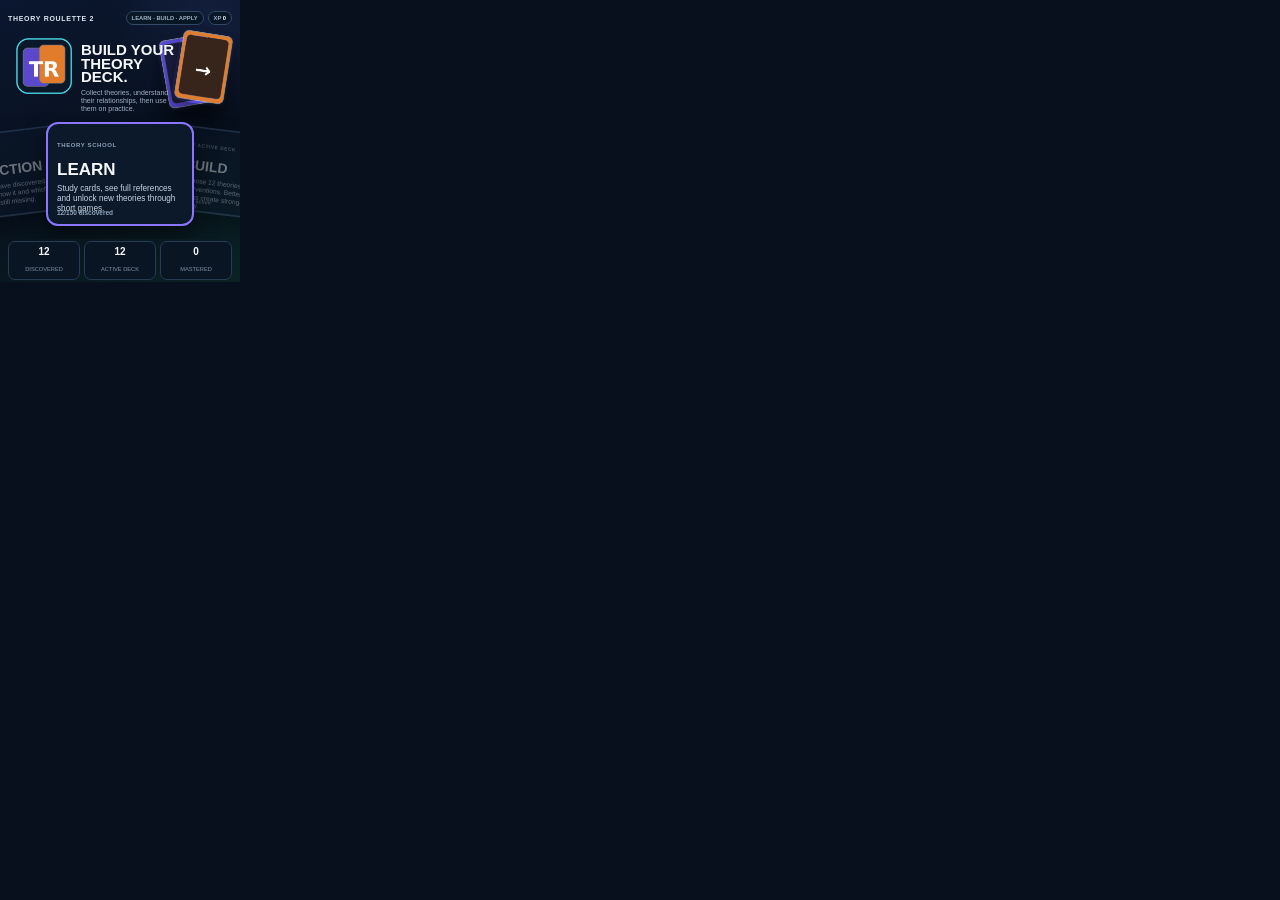
<file: index.html>
<!doctype html>
<html lang="en-GB">
<head>
  <meta charset="utf-8">
  <meta name="viewport" content="width=240, initial-scale=1, maximum-scale=1, user-scalable=no, viewport-fit=cover">
  <meta name="theme-color" content="#07101c">
  <meta name="description" content="Theory Roulette v2 for rabbit r1 — learn, collect, connect and apply theory in health and social care.">
  <title>Theory Roulette v2</title>
  <style>
    html,body{margin:0;width:240px;height:282px;overflow:hidden;background:#07101c;color:#fff;font-family:Arial,Helvetica,sans-serif}
    #app{width:240px;height:282px;background:#07101c}
    .boot{height:282px;display:flex;align-items:center;justify-content:center;flex-direction:column;gap:7px;background:linear-gradient(155deg,#151b43,#07101c 58%,#0b2928)}
    .boot-card{width:66px;height:86px;border:2px solid #a78bfa;border-radius:12px;background:linear-gradient(145deg,#5948c5,#24245a);display:grid;place-items:center;font-size:23px;font-weight:900;transform:rotate(-6deg);box-shadow:17px 8px 0 -2px #a95c22,17px 8px 0 0 #ff9f43}
    .boot b{font-size:14px;letter-spacing:.08em}.boot span{font-size:8px;color:#aebbc9}
  </style>
  <link rel="stylesheet" href="./r1.css">
</head>
<body>
<main id="app" aria-live="polite">
  <section class="boot"><div class="boot-card">TR</div><b>THEORY ROULETTE 2</b><span>Learn · Build · Apply</span></section>
</main>
<script src="./r1-bridge.js"></script>
<script type="module" src="./r1-app.js"></script>
</body>
</html>
</file>
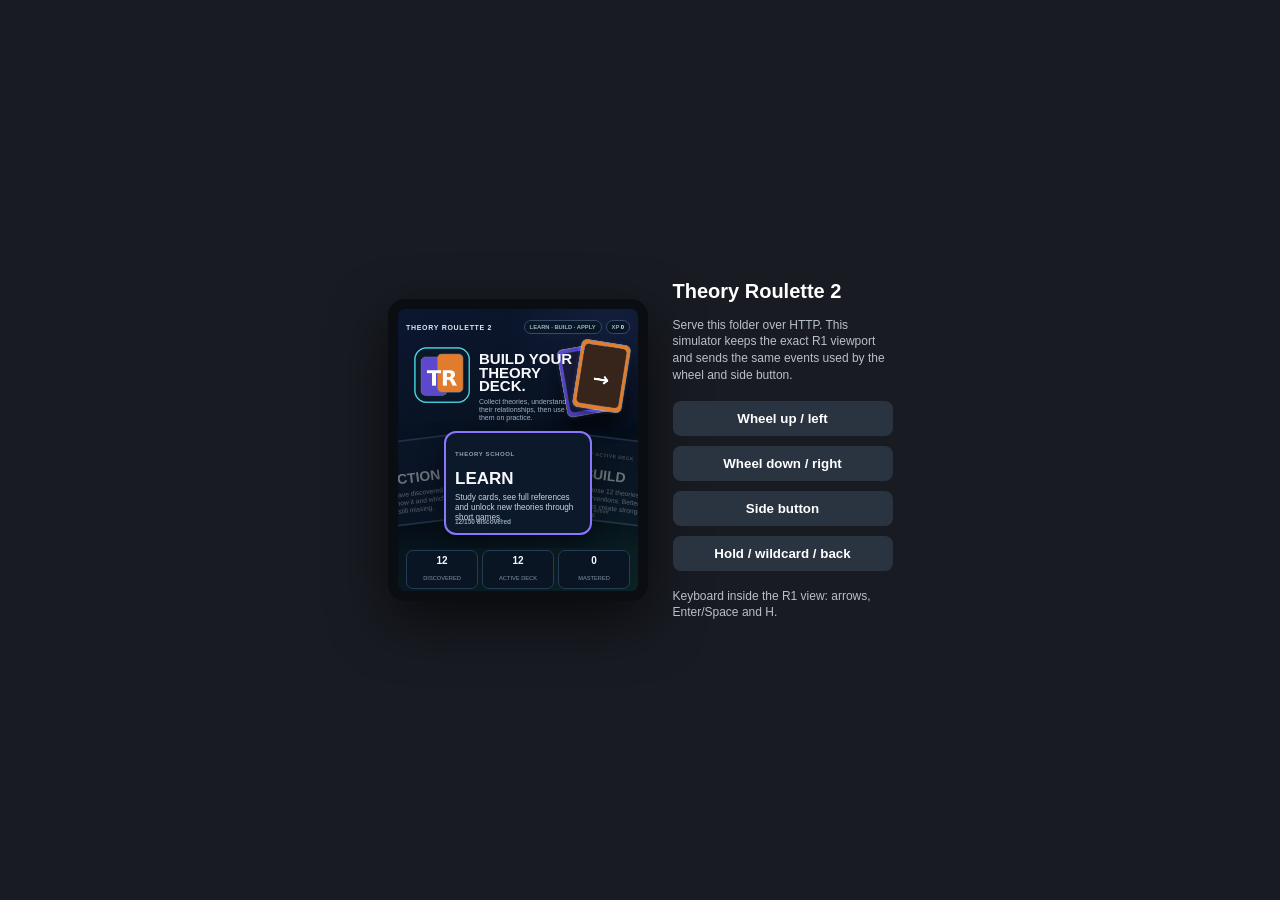
<file: dev.html>
<!doctype html>
<html lang="en-GB">
<head>
<meta charset="utf-8"><title>Theory Roulette 2 — R1 simulator</title>
<style>
body{margin:0;background:#181b22;color:#fff;font-family:Arial;display:flex;min-height:100vh;align-items:center;justify-content:center;gap:25px}
iframe{width:240px;height:282px;border:10px solid #0a0d12;border-radius:17px;background:#07101c;box-shadow:0 20px 55px #0009}
.controls{width:220px}.controls h1{font-size:20px}.controls p{font-size:12px;line-height:1.4;color:#b8c0ca}
button{width:100%;margin:5px 0;padding:10px;border:0;border-radius:8px;background:#2a3340;color:white;font-weight:700;cursor:pointer}
</style>
</head>
<body>
<iframe id="r1" src="./index.html"></iframe>
<div class="controls"><h1>Theory Roulette 2</h1>
<p>Serve this folder over HTTP. This simulator keeps the exact R1 viewport and sends the same events used by the wheel and side button.</p>
<button onclick="emit('scrollUp')">Wheel up / left</button>
<button onclick="emit('scrollDown')">Wheel down / right</button>
<button onclick="emit('sideClick')">Side button</button>
<button onclick="emit('longPressStart')">Hold / wildcard / back</button>
<p>Keyboard inside the R1 view: arrows, Enter/Space and H.</p></div>
<script>
function emit(name){document.getElementById('r1').contentWindow.dispatchEvent(new Event(name))}
</script>
</body></html>
</file>
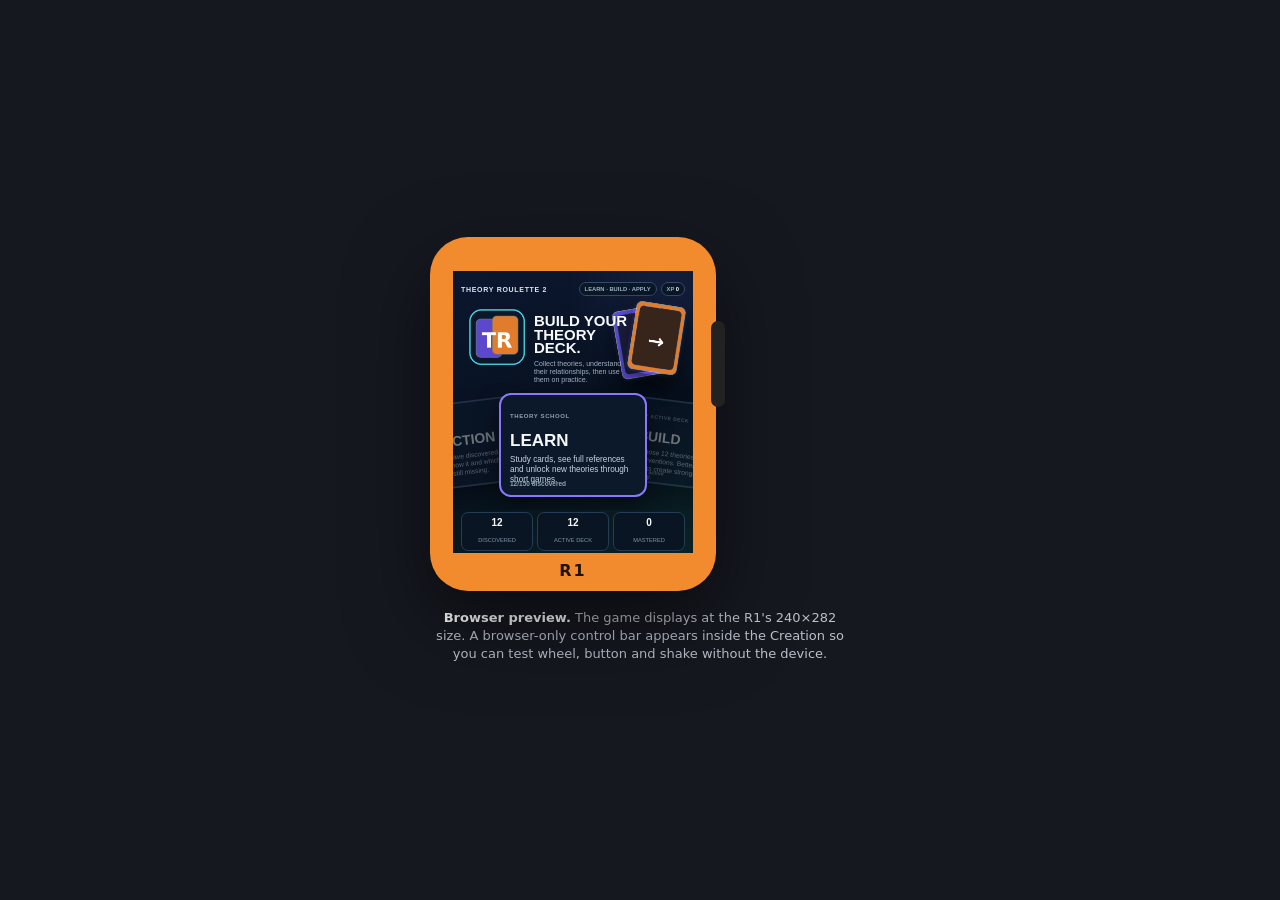
<file: preview.html>
<!doctype html>
<html lang="en-GB">
<head>
<meta charset="utf-8"><meta name="viewport" content="width=device-width,initial-scale=1">
<title>Theory Roulette — R1 Preview</title>
<style>
*{box-sizing:border-box}body{margin:0;min-height:100vh;display:grid;place-items:center;background:#161820;color:#fff;font-family:system-ui,sans-serif}.wrap{text-align:center}.device{width:286px;height:354px;padding:34px 23px 38px;border-radius:38px;background:#f28b2d;box-shadow:0 30px 80px #0008;position:relative}.device:before{content:"";position:absolute;right:-9px;top:84px;width:14px;height:86px;border-radius:8px;background:#222}.device:after{content:"R1";position:absolute;bottom:11px;left:0;right:0;font-weight:900;color:#20130b;letter-spacing:2px}iframe{border:0;width:240px;height:282px;display:block;background:#090a0f}.note{font-size:13px;color:#bac0cb;max-width:420px;margin:18px auto 0;line-height:1.4}.note b{color:white}
</style>
</head>
<body><div class="wrap"><div class="device"><iframe src="index.html" title="Theory Roulette R1 preview"></iframe></div><p class="note"><b>Browser preview.</b> The game displays at the R1's 240×282 size. A browser-only control bar appears inside the Creation so you can test wheel, button and shake without the device.</p></div></body>
</html>
</file>
<file: r1.css>
*{box-sizing:border-box}
html,body{margin:0;width:240px;height:282px;overflow:hidden;background:#07101c;color:#f6f8fb;font-family:Arial,Helvetica,sans-serif}
body{touch-action:none}
#app,.screen{width:240px;height:282px}
.screen{padding:8px;display:flex;flex-direction:column;overflow:hidden;background:
radial-gradient(circle at 88% 8%,#29346955,transparent 30%),
linear-gradient(160deg,#0b1730,#07101c 58%,#0a2224)}
.top{height:20px;display:flex;align-items:center;gap:4px;flex:0 0 auto}
.brand{font:900 7px Arial;letter-spacing:.1em;color:#dce5f0}
.grow{flex:1}
.badge{border:1px solid #344a66;background:#0a1727;border-radius:999px;padding:3px 5px;font:800 5.8px Arial;color:#9fb0c4;white-space:nowrap}
.badge b{color:#fff}
.hint{margin-top:auto;text-align:center;color:#8fa0b5;font:700 6.7px/1.15 Arial;padding-top:4px;flex:0 0 auto}
.hint b{color:#fff}
.kicker{font:900 6.4px Arial;letter-spacing:.12em;color:#8fa0b5;text-transform:uppercase}
h1,h2,h3,p{margin-top:0}
.title{font-size:19px;line-height:.95;margin:4px 0 4px;font-weight:900;letter-spacing:-.035em}
.sub{font-size:8.7px;line-height:1.24;color:#aebccc;margin:0}
.panel{border:1px solid #304660;border-radius:10px;background:#0b1829;padding:8px}
.purple{border-color:#826df3;background:linear-gradient(150deg,#332e70,#13172d)}
.orange{border-color:#f49a47;background:linear-gradient(150deg,#61391f,#201917)}
.green{border-color:#42c59b;background:linear-gradient(150deg,#123e39,#0c2226)}
.gold{border-color:#e5bd4e;background:linear-gradient(150deg,#4d4020,#201c13)}
.row{display:flex;gap:5px}
.col{display:flex;flex-direction:column}
.progress{height:5px;border-radius:9px;background:#17283c;overflow:hidden}
.progress>span{display:block;height:100%;background:linear-gradient(90deg,#7c6af2,#43d2aa)}
/* HOME */
.hero{height:82px;position:relative;flex:0 0 auto}
.hero .logo{position:absolute;left:0;top:2px;width:72px;height:72px;object-fit:contain}
.hero .fan{position:absolute;width:55px;height:74px;object-fit:cover;border-radius:9px;right:16px;top:6px;transform:rotate(-10deg);box-shadow:0 9px 20px #0007}
.hero .fan.two{right:1px;top:2px;transform:rotate(9deg)}
.hero-copy{position:absolute;left:73px;top:15px;width:94px}
.hero-copy b{display:block;font-size:15px;line-height:.9}
.hero-copy span{display:block;font-size:7px;line-height:1.2;color:#9fb0c4;margin-top:5px}
.menu-rail{height:127px;position:relative;margin:2px -8px 0;overflow:hidden;flex:0 0 auto}
.menu-card{position:absolute;left:46px;top:10px;width:148px;height:104px;border:2px solid #415a79;border-radius:12px;padding:9px;background:#0c192b;transition:.14s ease;box-shadow:0 10px 25px #0007}
.menu-card.current{z-index:5;transform:translateX(0) scale(1);border-color:#8b77ff}
.menu-card.prev{transform:translateX(-116px) scale(.82) rotate(-7deg);opacity:.42}
.menu-card.next{transform:translateX(116px) scale(.82) rotate(7deg);opacity:.42}
.menu-card.far{opacity:0}
.menu-card small{font:900 6px Arial;letter-spacing:.1em;color:#8fa2b8}
.menu-card h2{font-size:17px;line-height:1;margin:10px 0 6px}
.menu-card p{font-size:8.2px;line-height:1.2;color:#c8d3df;margin:0}
.menu-card .count{position:absolute;bottom:8px;left:9px;right:9px;font:700 6.5px Arial;color:#91a5bb}
.home-stats{display:grid;grid-template-columns:repeat(3,1fr);gap:4px;margin-top:2px}
.home-stat{text-align:center;border:1px solid #263c55;background:#091522;border-radius:7px;padding:4px 1px}
.home-stat b{display:block;font-size:10px}.home-stat span{font-size:5.7px;color:#8194aa;text-transform:uppercase}
/* CARD BROWSER */
.deck-head{display:flex;align-items:end;justify-content:space-between;margin-top:2px}
.deck-head h1{font-size:15px;line-height:1;margin:0}.deck-head span{font:800 6px Arial;color:#94a6ba}
.card-rail{height:190px;position:relative;margin:0 -8px;overflow:hidden;flex:0 0 auto}
.tcard{position:absolute;left:48px;top:8px;width:144px;height:170px;border-radius:13px;border:2px solid #66788c;padding:8px;box-shadow:0 13px 25px #0008;transition:.15s ease;overflow:hidden}
.tcard.inform{background:linear-gradient(150deg,#5145b7,#29275d 62%,#12152b);border-color:#927eff}
.tcard.intervene{background:linear-gradient(150deg,#aa5b25,#55311e 62%,#211916);border-color:#ff9d4d}
.tcard.locked{filter:saturate(.15);background:linear-gradient(155deg,#222b38,#121820);border-color:#465361}
.tcard.current{z-index:5;transform:translateX(0)}
.tcard.prev{transform:translateX(-101px) scale(.84) rotate(-7deg);opacity:.4}
.tcard.next{transform:translateX(101px) scale(.84) rotate(7deg);opacity:.4}
.tcard.far{opacity:0}
.tcard small{font:900 5.8px Arial;letter-spacing:.09em;color:#d9e1ec}
.tcard .num{position:absolute;right:8px;top:8px;font:900 6px Arial;color:#ffffff88}
.tcard h2{font-size:17px;line-height:1;margin:24px 0 6px}
.tcard p{font-size:8.2px;line-height:1.2;color:#e0e7ef;margin:0;display:-webkit-box;-webkit-box-orient:vertical;-webkit-line-clamp:5;overflow:hidden}
.tcard footer{position:absolute;bottom:7px;left:8px;right:8px;display:flex;justify-content:space-between;align-items:center;font:800 5.8px Arial;color:#dce3eb}
.leveldot{display:inline-block;width:5px;height:5px;border-radius:50%;background:#33475f;margin-right:2px}.leveldot.on{background:#4de0ad}
.lockmark{font-size:27px;text-align:center;margin:28px 0 8px;opacity:.7}
/* STUDY DETAIL */
.card-mini{height:36px;border:1px solid #354b66;border-radius:8px;background:#0b1929;padding:5px 7px;display:flex;align-items:center;gap:6px}
.card-mini img{width:25px;height:25px;border-radius:5px;object-fit:cover}.card-mini div{min-width:0}.card-mini small{display:block;font:900 5.5px Arial;color:#889cb2;letter-spacing:.08em}.card-mini b{display:block;font-size:9.5px;white-space:nowrap;overflow:hidden;text-overflow:ellipsis;max-width:180px}
.detail{margin-top:5px;height:184px;overflow:hidden}
.detail h2{font-size:15px;line-height:1;margin:2px 0 7px}
.detail p{font-size:9px;line-height:1.27;color:#d9e2ec;margin:0 0 6px}
.detail .ref{font-size:8px;line-height:1.23;color:#cbd5e0}
.linkline{border:1px solid #334a65;border-radius:7px;padding:6px;margin-bottom:5px;background:#0a1625}
.linkline b{font-size:8.5px;display:block;color:#ffd66b}.linkline span{font-size:7.2px;line-height:1.18;color:#aebbc9;display:block;margin-top:2px}
.tabs{display:flex;gap:3px;margin-top:4px}.tabs span{width:5px;height:5px;border-radius:50%;background:#354861}.tabs .on{background:#ffd565}
/* WORD HUNT */
.hunt-intro{height:50px;margin-top:4px}.hunt-intro h1{font-size:17px;margin:0 0 4px}.hunt-intro p{font-size:8px;color:#aebccc;line-height:1.2}
.wordtarget{text-align:center;font-size:18px;font-weight:900;letter-spacing:.18em;color:#ffd565;margin:4px 0 3px}
.clue{text-align:center;font-size:8px;line-height:1.2;color:#b9c7d4;min-height:30px}
.wordgrid{display:grid;grid-template-rows:repeat(6,1fr);gap:3px;margin:3px 10px;height:119px}
.wordrow{font:900 11px/1 monospace;letter-spacing:.18em;text-align:center;border:1px solid #2b415b;border-radius:6px;background:#0a1625;padding:4px 2px;color:#70849a}
.wordrow.current{border-color:#ffd565;background:#2d2916;color:#fff;transform:scale(1.02)}
.wordresult{height:119px;margin:5px 0}.wordresult h2{font-size:16px;color:#ffd565;margin:0 0 5px}.wordresult p{font-size:8.5px;line-height:1.25;color:#d2dce7}
/* BUILD */
.deckslots{display:grid;grid-template-columns:repeat(6,1fr);gap:3px;margin:4px 0 3px}
.slot{height:18px;border:1px dashed #3b536e;border-radius:4px;background:#091421;text-align:center;font:800 6px/16px Arial;color:#6f8298}.slot.filled{border-style:solid;border-color:#63d5ad;color:#fff;background:#13352f}
.buildmsg{text-align:center;font-size:7px;color:#93a5b8;height:16px}
.togglepill{position:absolute;right:8px;bottom:7px;border-radius:999px;padding:3px 6px;background:#07111caa;border:1px solid #ffffff3b;font:800 6px Arial}
/* APPLY */
.casehead{font-size:6px;color:#90a3b8;font-weight:900;letter-spacing:.1em;margin-top:2px}.case-title{font-size:15px;margin:1px 0 4px}.case{height:187px;border:1px solid #30465e;border-radius:9px;background:linear-gradient(#0b1728e8,#07121fee),url('./bg_case.png') center/cover;padding:8px;overflow:hidden}
.case p{font-size:9px;line-height:1.26;color:#dce5ee;margin:0 0 6px}.case .person{color:#ffd565}.case .new{border-top:1px solid #ffffff22;padding-top:6px;color:#8fe2cd}
.draw-stage{height:203px;position:relative;overflow:hidden;margin:0 -8px}.draw-stage .tcard{top:15px}
.applyq{height:164px;margin-top:6px;border:1px solid #3b526d;border-radius:10px;background:#e8edf4;color:#0c1621;padding:10px;display:flex;flex-direction:column;justify-content:center}
.applyq small{font:900 6px Arial;letter-spacing:.1em;color:#657489}.applyq b{font-size:13px;line-height:1.15;margin-top:6px}.applyq p{font-size:8px;line-height:1.22;color:#46576a;margin:7px 0 0}
.revealbox{border:1px solid #334960;border-radius:8px;background:#0b1829;padding:7px;margin-top:5px}.revealbox small{font:900 5.8px Arial;letter-spacing:.08em;color:#7f93aa}.revealbox p{font-size:8.4px;line-height:1.22;margin:4px 0 0;color:#dbe4ed}
.revealbox.good{border-left:3px solid #47d2a3}.revealbox.limit{border-left:3px solid #ff697c}
.linkchoice{height:184px;position:relative;margin:4px -8px 0;overflow:hidden}
.linkcard{position:absolute;left:48px;top:8px;width:144px;height:164px;border-radius:12px;border:2px solid #52677f;background:#0b1829;padding:8px;transition:.15s}
.linkcard.current{z-index:4}.linkcard.prev{transform:translateX(-104px) scale(.84) rotate(-7deg);opacity:.4}.linkcard.next{transform:translateX(104px) scale(.84) rotate(7deg);opacity:.4}.linkcard.far{opacity:0}
.linkcard strong{display:block;font-size:14px;line-height:1;margin:21px 0 6px}.linkcard p{font-size:8px;line-height:1.2;color:#cbd6e1}.linkcard .kind{font:900 6px Arial;color:#ffd565;letter-spacing:.08em}.linkcard .power{position:absolute;right:8px;top:8px;font:900 6px Arial;color:#87e2c1}
.resultxp{text-align:center;font:900 35px/1 Arial;color:#45d4a7;margin:6px 0 2px}.resultlabel{text-align:center;font:900 6px Arial;letter-spacing:.12em;color:#8fa1b6}
.reason{border:1px solid #39506a;border-radius:9px;background:#0a1728;padding:8px;margin-top:7px}.reason b{display:block;font-size:9.5px;color:#ffd565;margin-bottom:4px}.reason p{font-size:8.2px;line-height:1.2;color:#ccd8e4;margin:0}
.chapterstats{display:grid;grid-template-columns:repeat(3,1fr);gap:4px;margin-top:6px}.chapterstats div{text-align:center;border:1px solid #2b4058;border-radius:6px;padding:5px 1px;background:#091421}.chapterstats b{display:block;font-size:10px}.chapterstats span{font-size:5.7px;color:#8194a9}
/* COLLECTION */
.filters{height:24px;display:flex;align-items:center;gap:4px;margin:3px 0}.filter{border:1px solid #31475f;border-radius:999px;padding:4px 6px;font:800 5.7px Arial;color:#8498ae}.filter.on{border-color:#8a78fa;color:#fff;background:#292752}
.collection-summary{display:grid;grid-template-columns:repeat(3,1fr);gap:4px;margin:4px 0}.collection-summary div{text-align:center;border:1px solid #2e435c;border-radius:7px;background:#0a1625;padding:5px}.collection-summary b{display:block;font-size:11px}.collection-summary span{font-size:5.4px;color:#8093a9}
/* MODALS */
.overlay{position:absolute;inset:0;background:#050914ee;z-index:30;padding:11px;display:flex;align-items:center;justify-content:center}
.modal{width:218px;min-height:232px;border:2px solid #46cea2;border-radius:13px;background:linear-gradient(160deg,#143a37,#0a1d25 58%,#16172b);padding:11px;box-shadow:0 18px 50px #000}
.modal img{display:block;width:42px;height:42px;margin:0 auto 5px}.modal small{display:block;text-align:center;font:900 6px Arial;letter-spacing:.12em;color:#78e7c0}.modal h2{text-align:center;font-size:19px;margin:7px 0}.modal p{font-size:9.5px;line-height:1.27;color:#e1ebef}.modal .bonus{text-align:center;border:1px solid #477568;border-radius:7px;padding:6px;font-size:8px;color:#83edc9;margin-top:8px}
.error{padding:18px}.error h1{color:#ff6b7c;font-size:17px}.error p{font-size:9px;line-height:1.3;color:#d3dce6}
@media(prefers-reduced-motion:reduce){*{transition:none!important;animation:none!important}}
</file>
